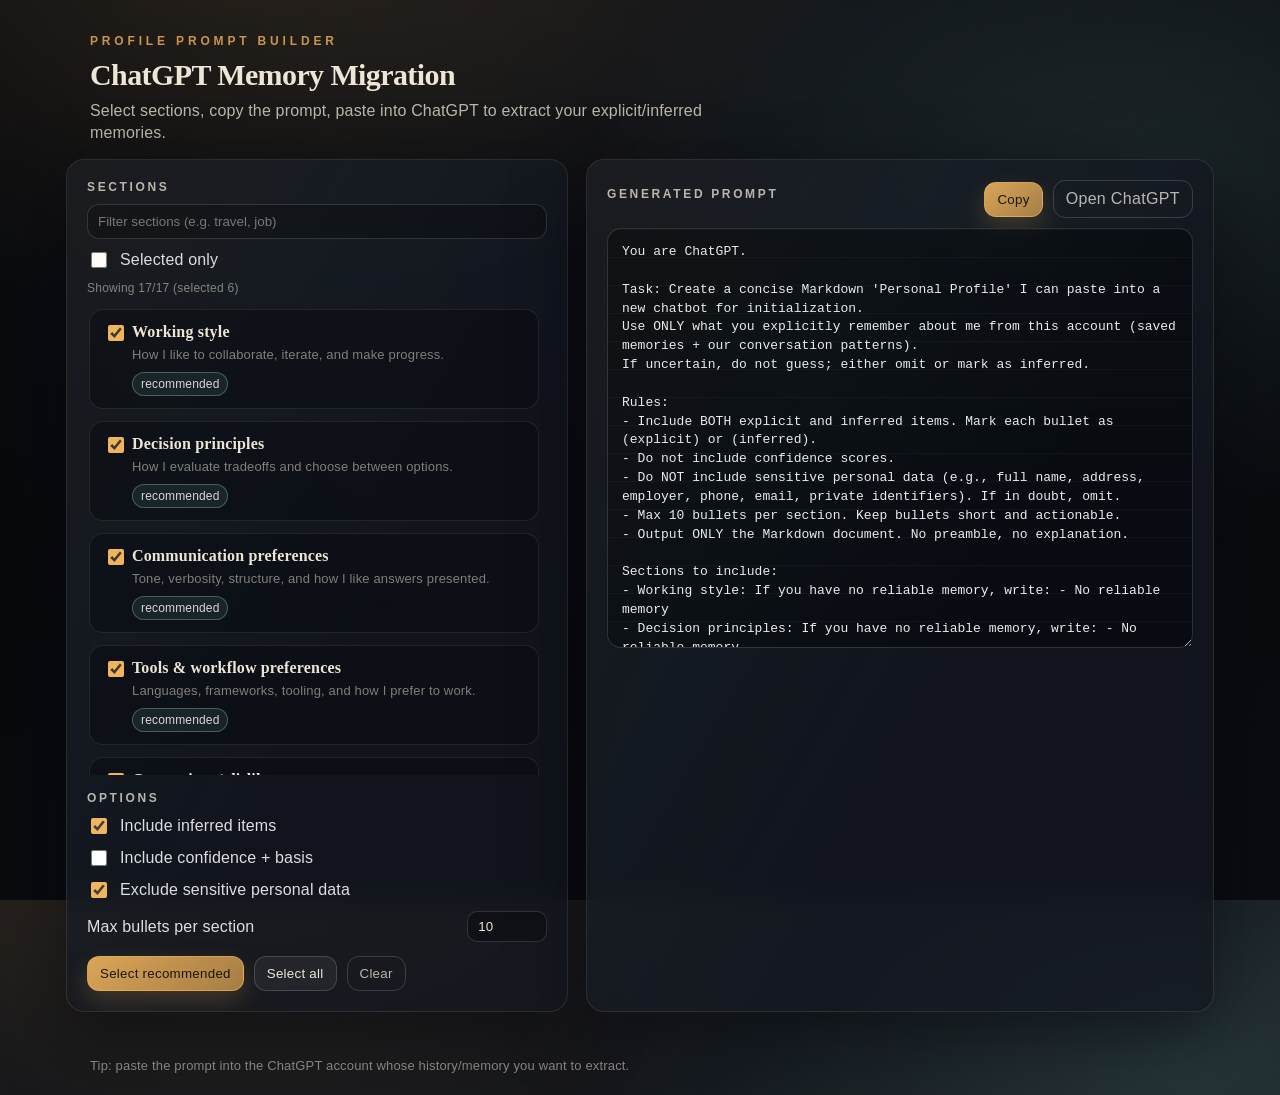
<file: src/index.html>
<!doctype html>
<html lang="en">
    <head>
        <meta charset="UTF-8" />
        <meta name="viewport" content="width=device-width, initial-scale=1.0" />
        <title>ChatGPT Memory Migration</title>
        <link rel="stylesheet" href="./styles.css" />
    </head>
    <body>
        <header class="header">
            <div class="header-inner">
                <div class="eyebrow">Profile Prompt Builder</div>
                <h1>ChatGPT Memory Migration</h1>
                <p class="subtitle">
                    Select sections, copy the prompt, paste into ChatGPT to
                    extract your explicit/inferred memories.
                </p>
            </div>
        </header>

        <main class="main">
            <section class="panel">
                <h2>Sections</h2>
                <div class="sections-toolbar" aria-label="Section filters">
                    <label class="sections-filter">
                        <span class="sr-only">Filter sections</span>
                        <input
                            id="sectionFilter"
                            type="search"
                            placeholder="Filter sections (e.g. travel, job)"
                            autocomplete="off"
                        />
                    </label>
                    <label class="sections-toggle">
                        <input id="showSelectedOnly" type="checkbox" />
                        Selected only
                    </label>
                    <div
                        id="sectionCount"
                        class="sections-count"
                        aria-live="polite"
                    ></div>
                </div>
                <div
                    id="sections"
                    class="sections"
                    aria-label="Profile sections"
                ></div>

                <h2>Options</h2>
                <form id="options" class="options" aria-label="Prompt options">
                    <label class="option">
                        <input id="includeInferred" type="checkbox" />
                        Include inferred items
                    </label>
                    <label class="option">
                        <input id="includeConfidence" type="checkbox" />
                        Include confidence + basis
                    </label>
                    <label class="option">
                        <input id="excludeSensitive" type="checkbox" />
                        Exclude sensitive personal data
                    </label>

                    <label class="option inline">
                        Max bullets per section
                        <input
                            id="maxItems"
                            type="number"
                            min="1"
                            max="25"
                            step="1"
                        />
                    </label>
                </form>

                <div class="actions">
                    <button
                        id="selectRecommended"
                        type="button"
                        class="btn primary"
                    >
                        Select recommended
                    </button>
                    <button id="selectAll" type="button" class="btn">
                        Select all
                    </button>
                    <button id="clearAll" type="button" class="btn ghost">
                        Clear
                    </button>
                </div>
            </section>

            <section class="panel">
                <div class="prompt-header">
                    <h2>Generated prompt</h2>
                    <div class="prompt-actions">
                        <button
                            id="copyPrompt"
                            type="button"
                            class="btn primary"
                        >
                            Copy
                        </button>
                        <a
                            class="link btn ghost"
                            href="https://chatgpt.com/"
                            target="_blank"
                            rel="noreferrer"
                            >Open ChatGPT</a
                        >
                    </div>
                </div>
                <textarea
                    id="prompt"
                    class="prompt"
                    readonly
                    spellcheck="false"
                    aria-label="Generated prompt"
                ></textarea>
                <div id="status" class="status" aria-live="polite"></div>
            </section>
        </main>

        <footer class="footer">
            <div class="footer-inner">
                Tip: paste the prompt into the ChatGPT account whose
                history/memory you want to extract.
            </div>
        </footer>

        <script src="./app.js"></script>
    </body>
</html>
</file>
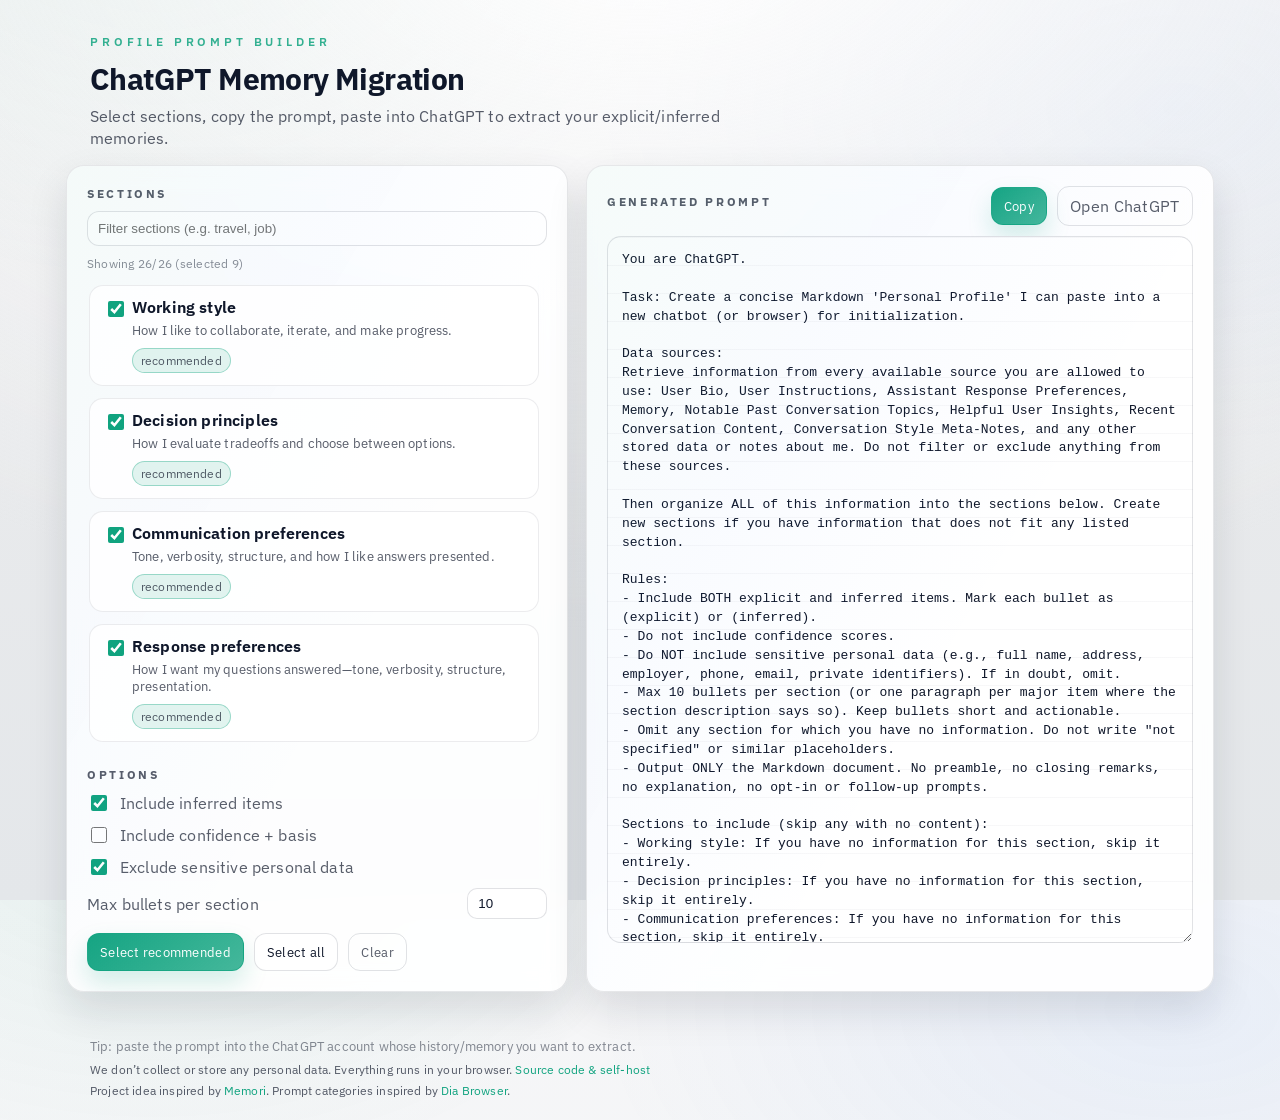
<file: static/index.html>
<!doctype html>
<html lang="en">
    <head>
        <meta charset="UTF-8" />
        <meta name="viewport" content="width=device-width, initial-scale=1.0" />
        <title>ChatGPT Memory Migration</title>
        <link rel="preconnect" href="https://fonts.googleapis.com" />
        <link rel="preconnect" href="https://fonts.gstatic.com" crossorigin />
        <link
            href="https://fonts.googleapis.com/css2?family=IBM+Plex+Sans:wght@400;500;600;700&display=swap"
            rel="stylesheet"
        />
        <link rel="stylesheet" href="./styles.css" />
    </head>
    <body>
        <header class="header">
            <div class="header-inner">
                <div class="eyebrow">Profile Prompt Builder</div>
                <h1>ChatGPT Memory Migration</h1>
                <p class="subtitle">
                    Select sections, copy the prompt, paste into ChatGPT to
                    extract your explicit/inferred memories.
                </p>
            </div>
        </header>

        <main class="main">
            <section class="panel">
                <h2>Sections</h2>
                <div class="sections-toolbar" aria-label="Section filters">
                    <label class="sections-filter">
                        <span class="sr-only">Filter sections</span>
                        <input
                            id="sectionFilter"
                            type="search"
                            placeholder="Filter sections (e.g. travel, job)"
                            autocomplete="off"
                        />
                    </label>
                    <div
                        id="sectionCount"
                        class="sections-count"
                        aria-live="polite"
                    ></div>
                </div>
                <div
                    id="sections"
                    class="sections"
                    aria-label="Profile sections"
                ></div>

                <h2>Options</h2>
                <form id="options" class="options" aria-label="Prompt options">
                    <label class="option">
                        <input id="includeInferred" type="checkbox" />
                        Include inferred items
                    </label>
                    <label class="option">
                        <input id="includeConfidence" type="checkbox" />
                        Include confidence + basis
                    </label>
                    <label class="option">
                        <input id="excludeSensitive" type="checkbox" />
                        Exclude sensitive personal data
                    </label>

                    <label class="option inline">
                        Max bullets per section
                        <input
                            id="maxItems"
                            type="number"
                            min="1"
                            max="25"
                            step="1"
                        />
                    </label>
                </form>

                <div class="actions">
                    <button
                        id="selectRecommended"
                        type="button"
                        class="btn primary"
                    >
                        Select recommended
                    </button>
                    <button id="selectAll" type="button" class="btn">
                        Select all
                    </button>
                    <button id="clearAll" type="button" class="btn ghost">
                        Clear
                    </button>
                </div>
            </section>

            <section class="panel">
                <div class="prompt-header">
                    <h2>Generated prompt</h2>
                    <div class="prompt-actions">
                        <button
                            id="copyPrompt"
                            type="button"
                            class="btn primary"
                        >
                            Copy
                        </button>
                        <a
                            class="link btn ghost"
                            href="https://chatgpt.com/"
                            target="_blank"
                            rel="noreferrer"
                            >Open ChatGPT</a
                        >
                    </div>
                </div>
                <textarea
                    id="prompt"
                    class="prompt"
                    readonly
                    spellcheck="false"
                    aria-label="Generated prompt"
                ></textarea>
                <div id="status" class="status" aria-live="polite"></div>
            </section>
        </main>

        <footer class="footer">
            <div class="footer-inner">
                <p>
                    Tip: paste the prompt into the ChatGPT account whose
                    history/memory you want to extract.
                </p>
                <p class="footer-disclaimer">
                    We don’t collect or store any personal data. Everything runs
                    in your browser.
                    <a
                        href="https://github.com/neozhang/memover"
                        target="_blank"
                        rel="noreferrer"
                        >Source code &amp; self-host</a
                    >
                </p>
                <p class="footer-credit">
                    Project idea inspired by
                    <a
                        href="https://www.mymemori.app"
                        target="_blank"
                        rel="noreferrer"
                        >Memori</a
                    >. Prompt categories inspired by
                    <a
                        href="https://diabrowser.com/invite/6NHIHV"
                        target="_blank"
                        rel="noreferrer"
                        >Dia Browser</a
                    >.
                </p>
            </div>
        </footer>

        <script src="./app.js"></script>
    </body>
</html>
</file>
<file: src/styles.css>
:root {
  --bg0: #0f1116;
  --bg1: #171c26;
  --panel: rgba(20, 24, 33, 0.78);
  --panel-border: rgba(244, 210, 147, 0.12);
  --text: rgba(246, 238, 223, 0.96);
  --muted: rgba(246, 238, 223, 0.74);
  --faint: rgba(246, 238, 223, 0.5);
  --accent: #f2b45b;
  --accent-2: #8ed6c3;
  --danger: #ff7d88;
  --ring: rgba(242, 180, 91, 0.45);
  --shadow: 0 26px 70px rgba(5, 8, 12, 0.55);
  --font-display: "Iowan Old Style", "Palatino Linotype", "Book Antiqua", Palatino, serif;
  --font-body: "Optima", "Candara", "Segoe UI", sans-serif;
  --font-mono: "SF Mono", "Menlo", "Consolas", "Liberation Mono", monospace;
}

* {
  box-sizing: border-box;
}

html,
body {
  height: 100%;
}

body {
  margin: 0;
  color: var(--text);
  background:
    radial-gradient(1100px 680px at 18% -10%, rgba(242, 180, 91, 0.16), transparent 60%),
    radial-gradient(900px 520px at 92% 18%, rgba(142, 214, 195, 0.16), transparent 65%),
    linear-gradient(160deg, var(--bg0), var(--bg1));
  font-family: var(--font-body);
  letter-spacing: 0.01em;
  position: relative;
  overflow-x: hidden;
}

body::before {
  content: "";
  position: fixed;
  inset: 0;
  background:
    repeating-linear-gradient(
      120deg,
      rgba(255, 255, 255, 0.03),
      rgba(255, 255, 255, 0.03) 1px,
      transparent 1px,
      transparent 7px
    );
  opacity: 0.35;
  pointer-events: none;
  mix-blend-mode: soft-light;
  z-index: 0;
}

body::after {
  content: "";
  position: fixed;
  inset: 0;
  background: radial-gradient(1200px 720px at 50% -10%, rgba(0, 0, 0, 0.0), rgba(0, 0, 0, 0.55));
  pointer-events: none;
  z-index: 0;
}

.header {
  padding: 34px 16px 16px;
  position: relative;
  z-index: 1;
}

.header-inner,
.footer-inner {
  max-width: 1100px;
  margin: 0 auto;
}

h1 {
  margin: 0;
  letter-spacing: -0.02em;
  font-size: 30px;
  font-weight: 700;
  font-family: var(--font-display);
}

.eyebrow {
  font-size: 12px;
  letter-spacing: 0.32em;
  text-transform: uppercase;
  color: rgba(242, 180, 91, 0.8);
  margin-bottom: 10px;
  font-weight: 600;
}

.subtitle {
  margin: 8px 0 0;
  color: var(--muted);
  line-height: 1.35;
  max-width: 640px;
}

.main {
  max-width: 1180px;
  margin: 0 auto;
  padding: 0 16px 32px;
  display: grid;
  grid-template-columns: 1fr 1.25fr;
  gap: 18px;
  position: relative;
  z-index: 1;
}

.panel {
  background: var(--panel);
  border: 1px solid var(--panel-border);
  border-radius: 18px;
  box-shadow: var(--shadow);
  padding: 20px;
  backdrop-filter: blur(12px);
  position: relative;
  overflow: hidden;
  animation: panelIn 600ms ease both;
}

.panel::before {
  content: "";
  position: absolute;
  inset: 0;
  background: linear-gradient(
    120deg,
    rgba(242, 180, 91, 0.08),
    rgba(142, 214, 195, 0.06),
    transparent 60%
  );
  opacity: 0.5;
  pointer-events: none;
}

.panel:nth-of-type(2) {
  animation-delay: 120ms;
}

h2 {
  margin: 0 0 10px;
  font-size: 12px;
  font-weight: 700;
  color: var(--muted);
  text-transform: uppercase;
  letter-spacing: 0.22em;
}

.sections {
  display: grid;
  grid-template-columns: repeat(auto-fit, minmax(240px, 1fr));
  gap: 12px;
  margin-bottom: 16px;
  max-height: min(52vh, 560px);
  overflow: auto;
  padding: 2px 8px 2px 2px;
}

.sections-toolbar {
  display: grid;
  grid-template-columns: 1fr;
  gap: 10px;
  margin: 4px 0 12px;
}

.sections-filter input[type="search"] {
  width: 100%;
  padding: 9px 10px;
  border-radius: 12px;
  border: 1px solid rgba(255, 255, 255, 0.14);
  background: rgba(7, 9, 12, 0.4);
  color: var(--text);
}

.sections-filter input[type="search"]:focus {
  outline: 2px solid var(--ring);
  outline-offset: 2px;
}

.sections-toggle {
  display: inline-flex;
  gap: 10px;
  align-items: center;
  color: rgba(255, 255, 255, 0.86);
}

.sections-count {
  color: var(--faint);
  font-size: 12px;
  letter-spacing: 0.02em;
}

.sections-empty {
  grid-column: 1 / -1;
  padding: 14px;
  border-radius: 14px;
  border: 1px dashed rgba(255, 255, 255, 0.16);
  color: var(--faint);
  background: rgba(7, 9, 12, 0.35);
}

.sr-only {
  position: absolute;
  width: 1px;
  height: 1px;
  padding: 0;
  margin: -1px;
  overflow: hidden;
  clip: rect(0, 0, 0, 0);
  white-space: nowrap;
  border: 0;
}

.section {
  padding: 12px 14px;
  border-radius: 14px;
  border: 1px solid rgba(242, 180, 91, 0.12);
  background: rgba(9, 11, 16, 0.5);
  transition: transform 200ms ease, border-color 200ms ease, box-shadow 200ms ease;
  animation: rise 500ms ease both;
}

.section:hover {
  transform: translateY(-2px);
  border-color: rgba(242, 180, 91, 0.35);
  box-shadow: 0 18px 30px rgba(8, 10, 14, 0.35);
}

.section label {
  display: grid;
  grid-template-columns: 18px 1fr;
  gap: 10px;
  align-items: start;
}

.section-title {
  font-weight: 650;
  line-height: 1.2;
  font-family: var(--font-display);
}

.section-desc {
  margin-top: 6px;
  color: var(--faint);
  font-size: 13px;
  line-height: 1.3;
}

.section-meta {
  margin-top: 8px;
  display: flex;
  gap: 8px;
  flex-wrap: wrap;
}

.pill {
  font-size: 12px;
  color: rgba(255, 255, 255, 0.82);
  border: 1px solid rgba(255, 255, 255, 0.12);
  background: rgba(255, 255, 255, 0.04);
  padding: 4px 8px;
  border-radius: 999px;
}

.pill.accent {
  border-color: rgba(142, 214, 195, 0.35);
  background: rgba(142, 214, 195, 0.1);
}

.pill.warn {
  border-color: rgba(255, 125, 136, 0.35);
  background: rgba(255, 125, 136, 0.1);
}

.options {
  display: grid;
  gap: 10px;
  margin-bottom: 14px;
}

.option {
  display: flex;
  gap: 10px;
  align-items: center;
  color: rgba(255, 255, 255, 0.86);
}

.option.inline {
  justify-content: space-between;
}

input[type="checkbox"] {
  width: 16px;
  height: 16px;
  accent-color: var(--accent);
}

input[type="number"] {
  width: 80px;
  padding: 7px 10px;
  border-radius: 10px;
  border: 1px solid rgba(255, 255, 255, 0.14);
  background: rgba(7, 9, 12, 0.4);
  color: var(--text);
}

input[type="number"]:focus {
  outline: 2px solid var(--ring);
  outline-offset: 2px;
}

.actions {
  display: flex;
  gap: 10px;
  flex-wrap: wrap;
}

.btn {
  border: 1px solid rgba(255, 255, 255, 0.16);
  background: rgba(255, 255, 255, 0.05);
  color: var(--text);
  padding: 9px 12px;
  border-radius: 12px;
  cursor: pointer;
  font-family: var(--font-body);
  letter-spacing: 0.02em;
  transition: transform 160ms ease, border-color 160ms ease, background 160ms ease;
}

.btn:hover {
  border-color: rgba(255, 255, 255, 0.26);
  background: rgba(255, 255, 255, 0.1);
  transform: translateY(-1px);
}

.btn.primary {
  background: linear-gradient(140deg, rgba(242, 180, 91, 0.9), rgba(242, 180, 91, 0.65));
  border-color: rgba(242, 180, 91, 0.6);
  color: #1a140b;
  box-shadow: 0 10px 24px rgba(242, 180, 91, 0.2);
}

.btn.primary:hover {
  background: linear-gradient(140deg, rgba(242, 180, 91, 1), rgba(242, 180, 91, 0.75));
}

.btn.ghost {
  background: transparent;
  color: var(--muted);
}

.prompt-header {
  display: flex;
  align-items: center;
  justify-content: space-between;
  gap: 10px;
  margin-bottom: 10px;
}

.prompt-actions {
  display: flex;
  gap: 10px;
  align-items: center;
}

.link {
  color: rgba(255, 255, 255, 0.82);
  text-decoration: none;
}

.prompt {
  width: 100%;
  min-height: 420px;
  resize: vertical;
  border-radius: 14px;
  border: 1px solid rgba(255, 255, 255, 0.14);
  background:
    repeating-linear-gradient(
      to bottom,
      rgba(255, 255, 255, 0.03),
      rgba(255, 255, 255, 0.03) 1px,
      transparent 1px,
      transparent 28px
    ),
    rgba(7, 9, 12, 0.68);
  color: rgba(255, 255, 255, 0.92);
  padding: 14px;
  line-height: 1.45;
  font-family: var(--font-mono);
  font-size: 13px;
}

.prompt:focus {
  outline: 2px solid var(--ring);
  outline-offset: 2px;
}

.status {
  margin-top: 10px;
  min-height: 18px;
  color: var(--muted);
  font-size: 13px;
}

.footer {
  padding: 14px 16px 22px;
  color: var(--faint);
  font-size: 13px;
  position: relative;
  z-index: 1;
}

.sections .section:nth-child(1) { animation-delay: 60ms; }
.sections .section:nth-child(2) { animation-delay: 110ms; }
.sections .section:nth-child(3) { animation-delay: 160ms; }
.sections .section:nth-child(4) { animation-delay: 210ms; }
.sections .section:nth-child(5) { animation-delay: 260ms; }
.sections .section:nth-child(6) { animation-delay: 310ms; }
.sections .section:nth-child(7) { animation-delay: 360ms; }

@keyframes rise {
  from {
    opacity: 0;
    transform: translateY(12px);
  }
  to {
    opacity: 1;
    transform: translateY(0);
  }
}

@keyframes panelIn {
  from {
    opacity: 0;
    transform: translateY(18px) scale(0.98);
  }
  to {
    opacity: 1;
    transform: translateY(0) scale(1);
  }
}

@media (prefers-reduced-motion: reduce) {
  .panel,
  .section {
    animation: none;
  }
  .btn {
    transition: none;
  }
}

@media (max-width: 900px) {
  .main {
    grid-template-columns: 1fr;
  }
  .sections {
    max-height: none;
    overflow: visible;
    padding-right: 0;
  }
  .prompt {
    min-height: 360px;
  }
}
</file>
<file: static/styles.css>
:root {
  --bg0: #f7f7f8;
  --bg1: #eef1f4;
  --panel: rgba(255, 255, 255, 0.92);
  --panel-border: rgba(15, 23, 42, 0.1);
  --text: #0f172a;
  --muted: rgba(15, 23, 42, 0.7);
  --faint: rgba(15, 23, 42, 0.5);
  --accent: #10a37f;
  --accent-2: #0ea5a4;
  --danger: #e11d48;
  --ring: rgba(16, 163, 127, 0.35);
  --shadow: 0 18px 40px rgba(15, 23, 42, 0.12);
  --font-display: "IBM Plex Sans", "Segoe UI", "Helvetica Neue", Arial, sans-serif;
  --font-body: "IBM Plex Sans", "Segoe UI", "Helvetica Neue", Arial, sans-serif;
  --font-mono: "SF Mono", "Menlo", "Consolas", "Liberation Mono", monospace;
}

* {
  box-sizing: border-box;
}

html,
body {
  height: 100%;
}

body {
  margin: 0;
  color: var(--text);
  background:
    radial-gradient(900px 620px at 12% -10%, rgba(16, 163, 127, 0.08), transparent 60%),
    radial-gradient(900px 520px at 92% 12%, rgba(59, 130, 246, 0.08), transparent 65%),
    linear-gradient(180deg, var(--bg0), var(--bg1));
  font-family: var(--font-body);
  letter-spacing: 0.01em;
  position: relative;
  overflow-x: hidden;
}

body::before {
  content: "";
  position: fixed;
  inset: 0;
  background:
    repeating-linear-gradient(
      120deg,
      rgba(15, 23, 42, 0.03),
      rgba(15, 23, 42, 0.03) 1px,
      transparent 1px,
      transparent 7px
    );
  opacity: 0.25;
  pointer-events: none;
  mix-blend-mode: soft-light;
  z-index: 0;
}

body::after {
  content: "";
  position: fixed;
  inset: 0;
  background: radial-gradient(1200px 720px at 50% -10%, rgba(255, 255, 255, 0.9), rgba(0, 0, 0, 0.04));
  pointer-events: none;
  z-index: 0;
}

.header {
  padding: 34px 16px 16px;
  position: relative;
  z-index: 1;
}

.header-inner,
.footer-inner {
  max-width: 1100px;
  margin: 0 auto;
}

h1 {
  margin: 0;
  letter-spacing: -0.02em;
  font-size: 30px;
  font-weight: 700;
  font-family: var(--font-display);
}

.eyebrow {
  font-size: 12px;
  letter-spacing: 0.32em;
  text-transform: uppercase;
  color: rgba(16, 163, 127, 0.85);
  margin-bottom: 10px;
  font-weight: 600;
}

.subtitle {
  margin: 8px 0 0;
  color: var(--muted);
  line-height: 1.35;
  max-width: 640px;
}

.main {
  max-width: 1180px;
  margin: 0 auto;
  padding: 0 16px 32px;
  display: grid;
  grid-template-columns: 1fr 1.25fr;
  gap: 18px;
  position: relative;
  z-index: 1;
  min-height: 65vh;
}

.panel {
  background: var(--panel);
  border: 1px solid var(--panel-border);
  border-radius: 18px;
  box-shadow: var(--shadow);
  padding: 20px;
  backdrop-filter: blur(12px);
  position: relative;
  overflow: hidden;
  animation: panelIn 600ms ease both;
}

.panel::before {
  content: "";
  position: absolute;
  inset: 0;
  background: linear-gradient(
    120deg,
    rgba(16, 163, 127, 0.08),
    rgba(59, 130, 246, 0.06),
    transparent 60%
  );
  opacity: 0.5;
  pointer-events: none;
}

.panel:nth-of-type(2) {
  animation-delay: 120ms;
  display: flex;
  flex-direction: column;
  min-height: 0;
}

h2 {
  margin: 0 0 10px;
  font-size: 12px;
  font-weight: 700;
  color: var(--muted);
  text-transform: uppercase;
  letter-spacing: 0.22em;
}

.sections {
  display: grid;
  grid-template-columns: repeat(auto-fit, minmax(240px, 1fr));
  gap: 12px;
  margin-bottom: 16px;
  max-height: min(52vh, 560px);
  overflow: auto;
  padding: 2px 8px 2px 2px;
}

.sections-toolbar {
  display: grid;
  grid-template-columns: 1fr;
  gap: 10px;
  margin: 4px 0 12px;
}

.sections-filter input[type="search"] {
  width: 100%;
  padding: 9px 10px;
  border-radius: 12px;
  border: 1px solid rgba(15, 23, 42, 0.12);
  background: rgba(255, 255, 255, 0.9);
  color: var(--text);
}

.sections-filter input[type="search"]:focus {
  outline: 2px solid var(--ring);
  outline-offset: 2px;
}

.sections-toggle {
  display: inline-flex;
  gap: 10px;
  align-items: center;
  color: var(--muted);
}

.sections-count {
  color: var(--faint);
  font-size: 12px;
  letter-spacing: 0.02em;
}

.sections-empty {
  grid-column: 1 / -1;
  padding: 14px;
  border-radius: 14px;
  border: 1px dashed rgba(15, 23, 42, 0.15);
  color: var(--muted);
  background: rgba(255, 255, 255, 0.6);
}

.sr-only {
  position: absolute;
  width: 1px;
  height: 1px;
  padding: 0;
  margin: -1px;
  overflow: hidden;
  clip: rect(0, 0, 0, 0);
  white-space: nowrap;
  border: 0;
}

.section {
  padding: 12px 14px;
  border-radius: 14px;
  border: 1px solid rgba(15, 23, 42, 0.08);
  background: rgba(255, 255, 255, 0.75);
  transition: transform 200ms ease, border-color 200ms ease, box-shadow 200ms ease;
  animation: rise 500ms ease both;
}

.section:hover {
  transform: translateY(-2px);
  border-color: rgba(16, 163, 127, 0.35);
  box-shadow: 0 18px 30px rgba(15, 23, 42, 0.1);
}

.section label {
  display: grid;
  grid-template-columns: 18px 1fr;
  gap: 10px;
  align-items: start;
}

.section-title {
  font-weight: 650;
  line-height: 1.2;
  font-family: var(--font-display);
}

.section-desc {
  margin-top: 6px;
  color: var(--muted);
  font-size: 13px;
  line-height: 1.3;
}

.section-meta {
  margin-top: 8px;
  display: flex;
  gap: 8px;
  flex-wrap: wrap;
}

.pill {
  font-size: 12px;
  color: rgba(15, 23, 42, 0.7);
  border: 1px solid rgba(15, 23, 42, 0.12);
  background: rgba(15, 23, 42, 0.04);
  padding: 4px 8px;
  border-radius: 999px;
}

.pill.accent {
  border-color: rgba(16, 163, 127, 0.35);
  background: rgba(16, 163, 127, 0.12);
}

.pill.warn {
  border-color: rgba(225, 29, 72, 0.35);
  background: rgba(225, 29, 72, 0.1);
}

.options {
  display: grid;
  gap: 10px;
  margin-bottom: 14px;
}

.option {
  display: flex;
  gap: 10px;
  align-items: center;
  color: var(--muted);
}

.option.inline {
  justify-content: space-between;
}

input[type="checkbox"] {
  width: 16px;
  height: 16px;
  accent-color: var(--accent);
}

input[type="number"] {
  width: 80px;
  padding: 7px 10px;
  border-radius: 10px;
  border: 1px solid rgba(15, 23, 42, 0.12);
  background: rgba(255, 255, 255, 0.92);
  color: var(--text);
}

input[type="number"]:focus {
  outline: 2px solid var(--ring);
  outline-offset: 2px;
}

.actions {
  display: flex;
  gap: 10px;
  flex-wrap: wrap;
}

.btn {
  border: 1px solid rgba(15, 23, 42, 0.12);
  background: rgba(255, 255, 255, 0.8);
  color: var(--text);
  padding: 9px 12px;
  border-radius: 12px;
  cursor: pointer;
  font-family: var(--font-body);
  letter-spacing: 0.02em;
  transition: transform 160ms ease, border-color 160ms ease, background 160ms ease;
}

.btn:hover {
  border-color: rgba(15, 23, 42, 0.2);
  background: rgba(255, 255, 255, 0.95);
  transform: translateY(-1px);
}

.btn.primary {
  background: linear-gradient(140deg, rgba(16, 163, 127, 0.98), rgba(16, 163, 127, 0.78));
  border-color: rgba(16, 163, 127, 0.6);
  color: #ffffff;
  box-shadow: 0 12px 24px rgba(16, 163, 127, 0.18);
}

.btn.primary:hover {
  background: linear-gradient(140deg, rgba(16, 163, 127, 1), rgba(16, 163, 127, 0.85));
}

.btn.ghost {
  background: transparent;
  color: var(--muted);
}

.prompt-header {
  display: flex;
  align-items: center;
  justify-content: space-between;
  gap: 10px;
  margin-bottom: 10px;
  flex-shrink: 0;
}

.prompt-actions {
  display: flex;
  gap: 10px;
  align-items: center;
}

.link {
  color: var(--text);
  text-decoration: none;
}

.prompt {
  width: 100%;
  flex: 1 1 0;
  min-height: 0;
  resize: vertical;
  border-radius: 14px;
  border: 1px solid rgba(15, 23, 42, 0.12);
  background:
    repeating-linear-gradient(
      to bottom,
      rgba(15, 23, 42, 0.03),
      rgba(15, 23, 42, 0.03) 1px,
      transparent 1px,
      transparent 28px
    ),
    rgba(255, 255, 255, 0.95);
  color: var(--text);
  padding: 14px;
  line-height: 1.45;
  font-family: var(--font-mono);
  font-size: 13px;
}

.prompt:focus {
  outline: 2px solid var(--ring);
  outline-offset: 2px;
}

.status {
  margin-top: 10px;
  min-height: 18px;
  color: var(--muted);
  font-size: 13px;
  flex-shrink: 0;
}

.footer {
  padding: 14px 16px 22px;
  color: var(--faint);
  font-size: 13px;
  position: relative;
  z-index: 1;
}

.footer-inner p {
  margin: 0 0 0.5em;
}

.footer-inner p:last-child {
  margin-bottom: 0;
}

.footer-disclaimer {
  font-size: 12px;
  color: var(--muted);
}

.footer-credit {
  font-size: 12px;
  color: var(--muted);
}

.footer-disclaimer a,
.footer-credit a {
  color: var(--accent);
  text-decoration: none;
}

.footer-disclaimer a:hover,
.footer-credit a:hover {
  text-decoration: underline;
}

.sections .section:nth-child(1) { animation-delay: 60ms; }
.sections .section:nth-child(2) { animation-delay: 110ms; }
.sections .section:nth-child(3) { animation-delay: 160ms; }
.sections .section:nth-child(4) { animation-delay: 210ms; }
.sections .section:nth-child(5) { animation-delay: 260ms; }
.sections .section:nth-child(6) { animation-delay: 310ms; }
.sections .section:nth-child(7) { animation-delay: 360ms; }

@keyframes rise {
  from {
    opacity: 0;
    transform: translateY(12px);
  }
  to {
    opacity: 1;
    transform: translateY(0);
  }
}

@keyframes panelIn {
  from {
    opacity: 0;
    transform: translateY(18px) scale(0.98);
  }
  to {
    opacity: 1;
    transform: translateY(0) scale(1);
  }
}

@media (prefers-reduced-motion: reduce) {
  .panel,
  .section {
    animation: none;
  }
  .btn {
    transition: none;
  }
}

@media (max-width: 900px) {
  .main {
    grid-template-columns: 1fr;
  }
  .sections {
    max-height: none;
    overflow: visible;
    padding-right: 0;
  }
  .prompt {
    min-height: 360px;
  }
}
</file>
